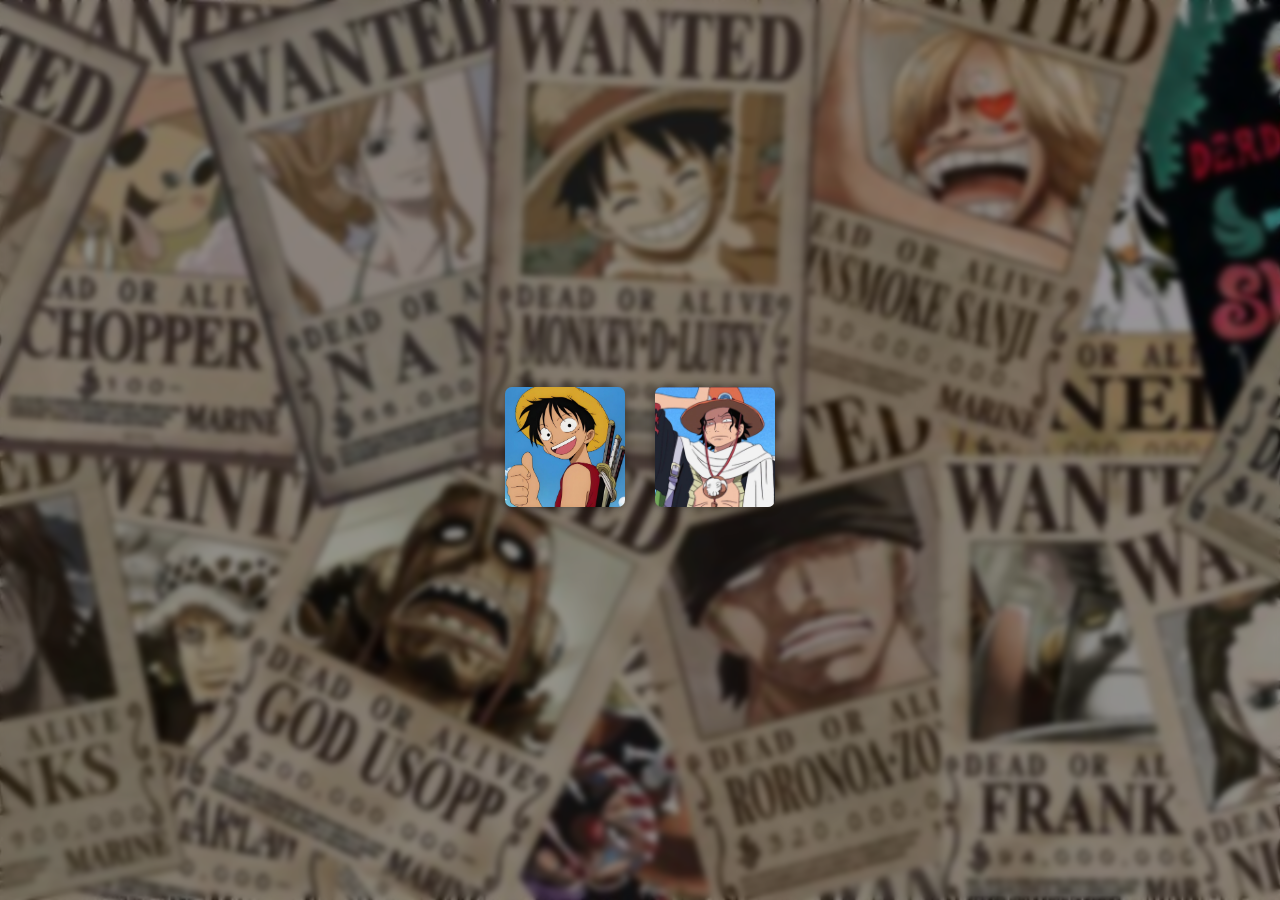
<file: index.html>
<!DOCTYPE html>
<html lang="pt-br">
<head>
    <meta charset="UTF-8">
    <meta name="viewport" content="width=device-width, initial-scale=1.0">
    <title>One piece</title>
    <link rel="stylesheet" href="style.css">
    <link rel="shortcut icon" href="imagens/Crountch-One-Piece-Jolly-Roger-Luffys-flag-2.256.png" type="image/x-icon">
</head>
<body>
    <div class="login-form">
        <a href="luffy.html">
            <img src="imagens/Luffy - One Piece.jpeg" alt="luffy">
        </a>
            
        <a  href="ace.html">
            <img src="imagens/ace.jpeg"alt="ace">
        </a>
        
    </div>

    <script src="script.js"></script>
</body>
</html>
</file>
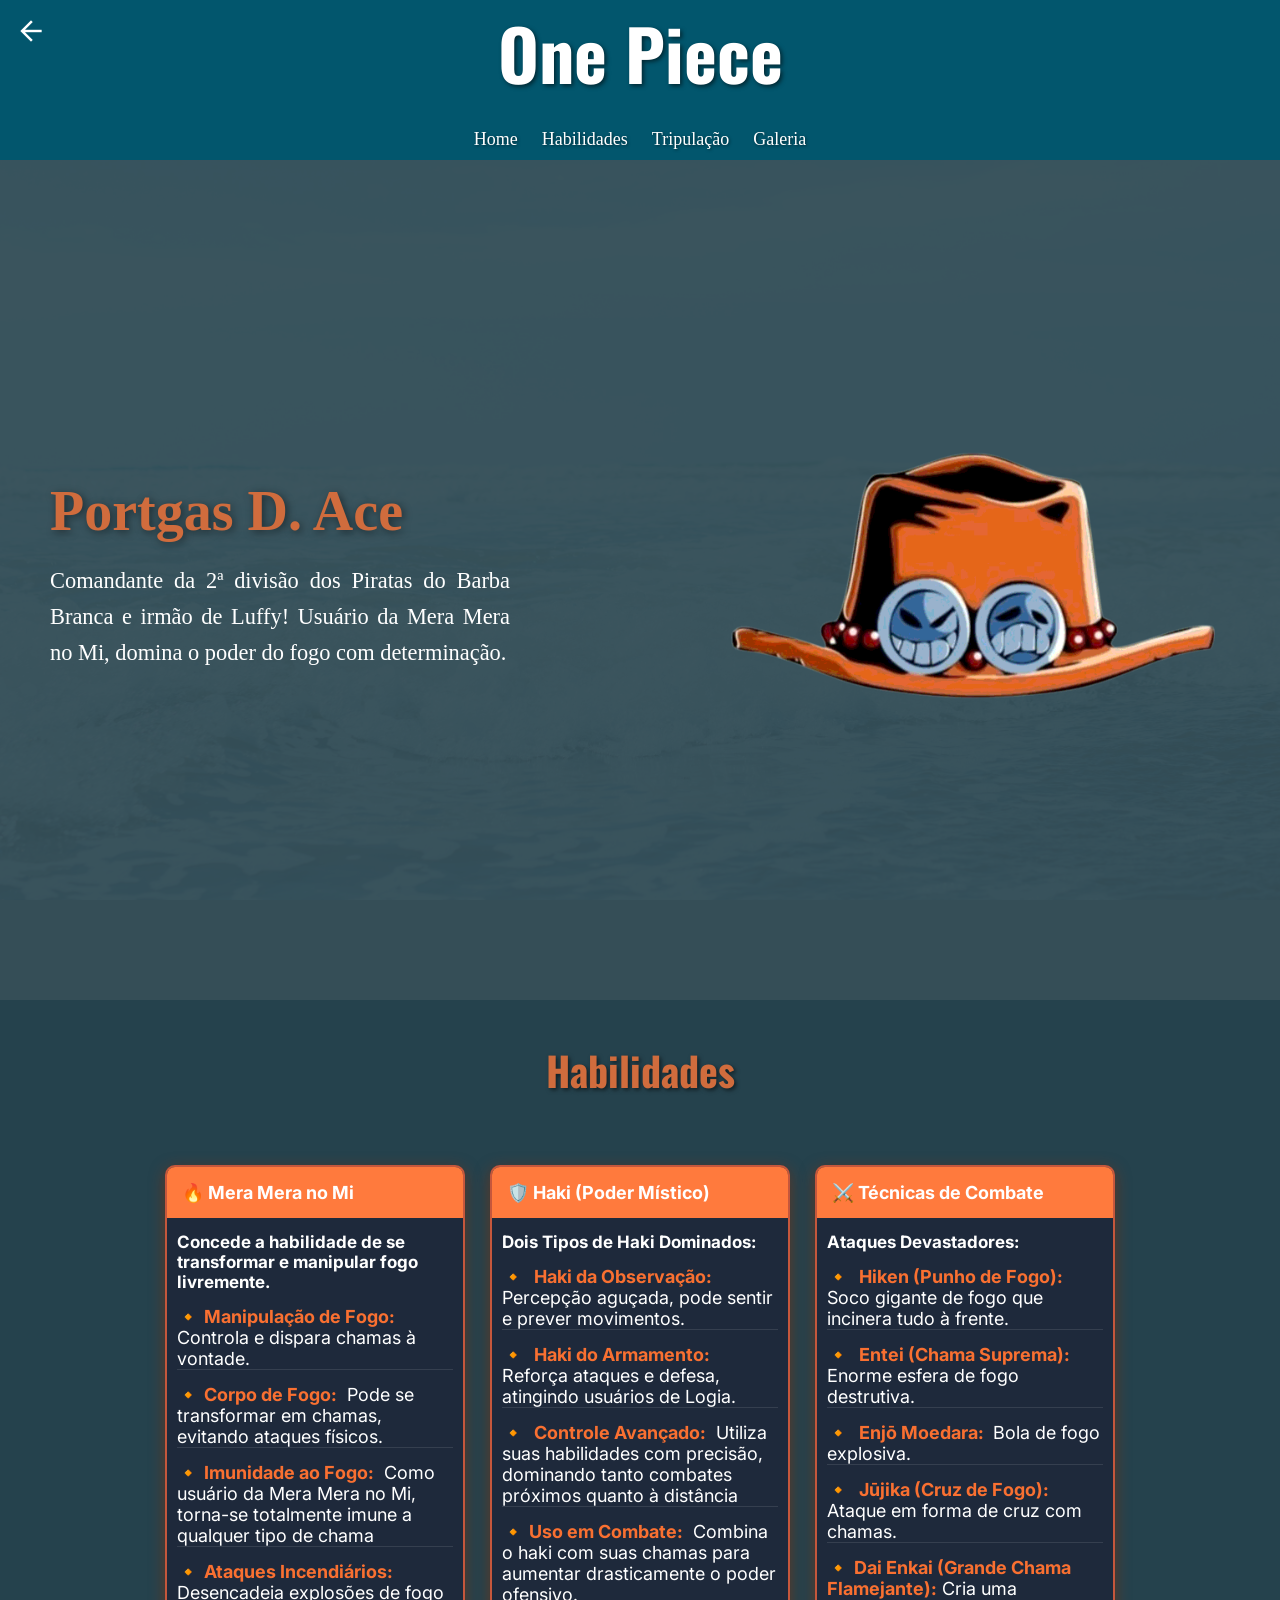
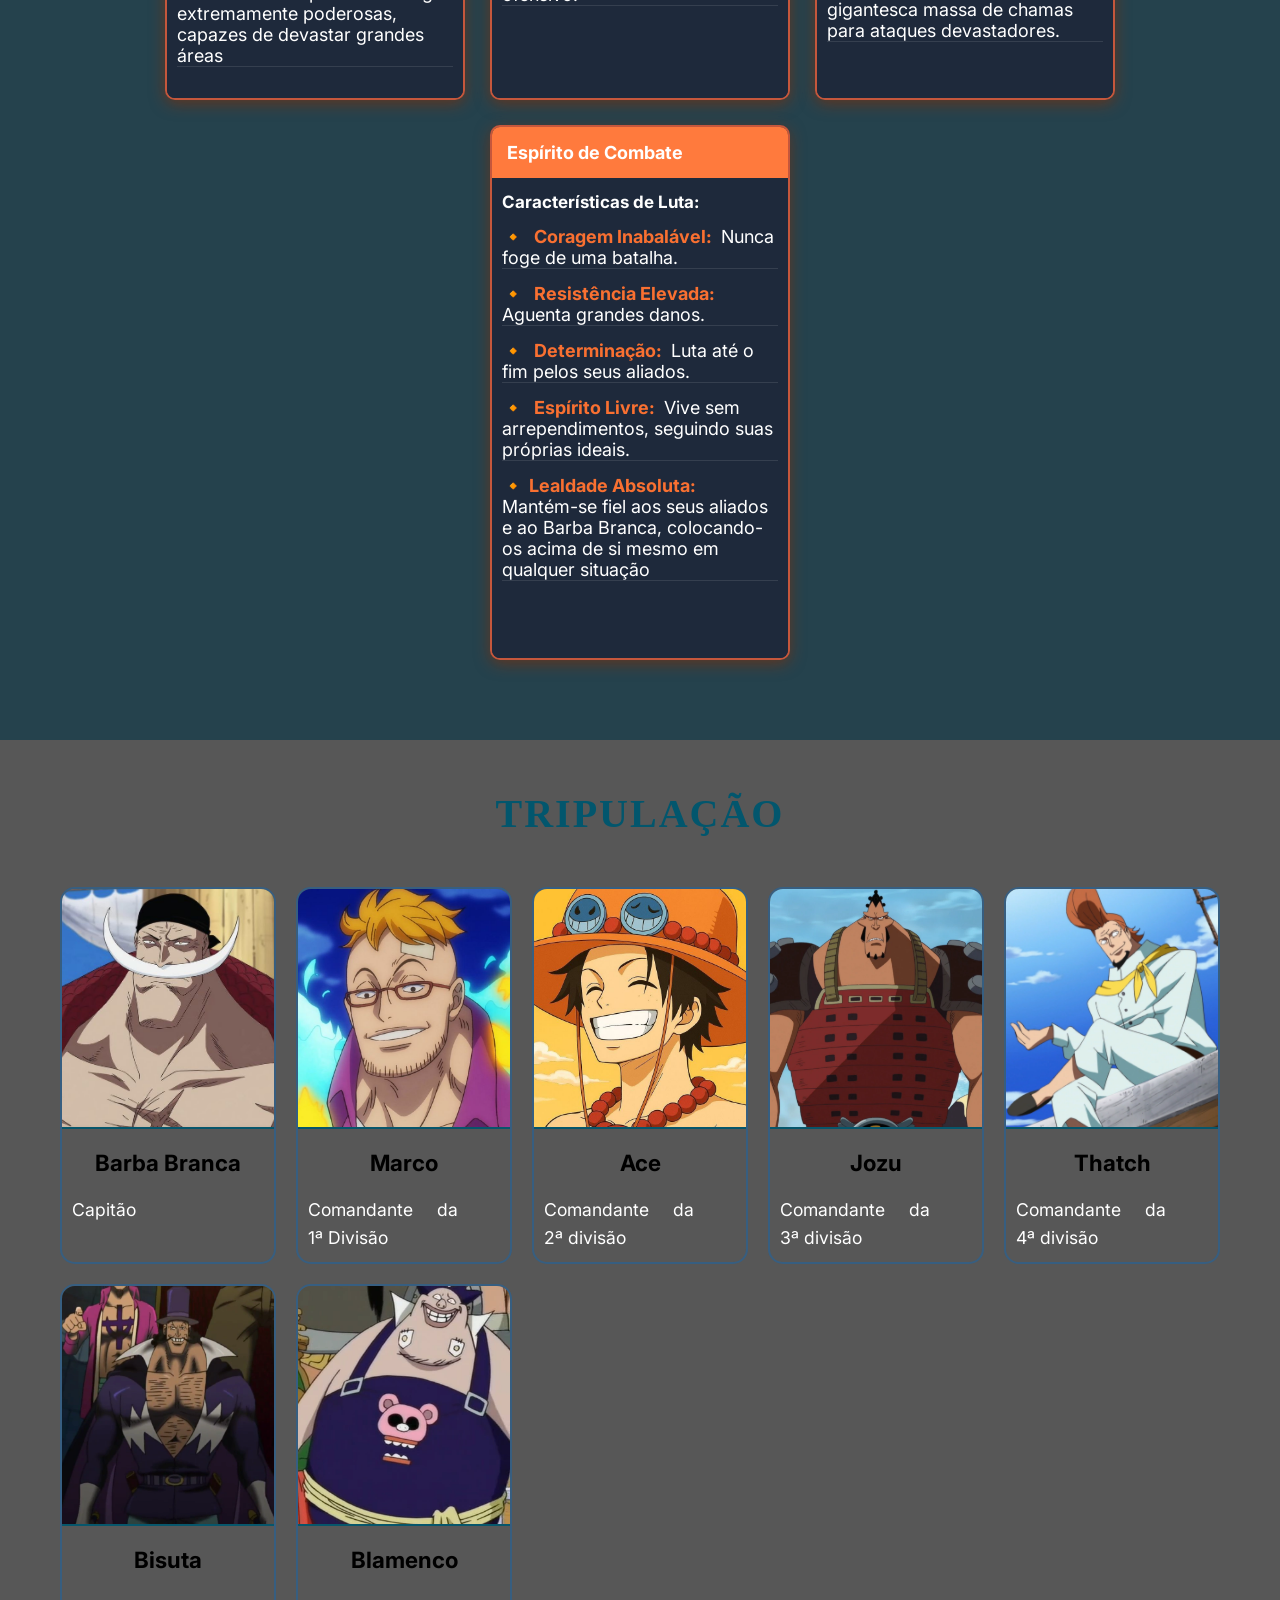
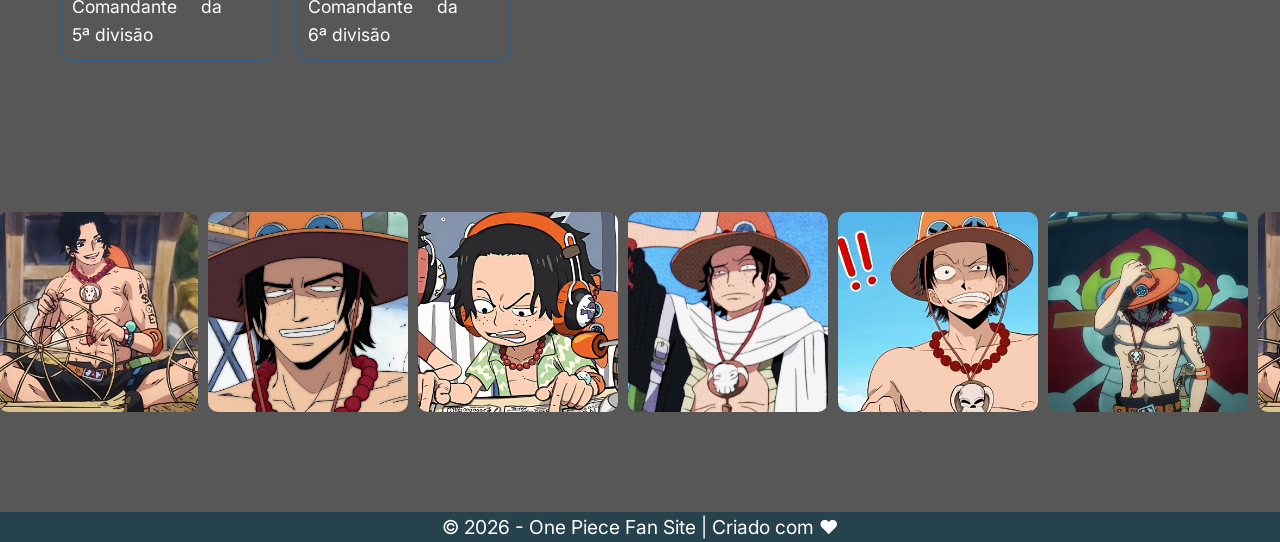
<file: ace.html>
<!DOCTYPE html>
<html lang="pt-br">
<head>
    <meta charset="UTF-8">
    <meta name="viewport" content="width=device-width, initial-scale=1.0">
    <title>Ace</title>
    <link rel="stylesheet" href="ace.css">
    <link rel="shortcut icon" href="imagens/Crountch-One-Piece-Jolly-Roger-Ace.256.png" type="image/x-icon">
    <link rel="stylesheet" href="https://fonts.googleapis.com/css2?family=Material+Symbols+Outlined:opsz,wght,FILL,GRAD@20..48,100..700,0..1,-50..200&icon_names=arrow_back" />
</head>
<body>
    <header>
        <h1>One Piece</h1>
        <a id="seta" href="index.html" class="material-symbols-outlined">arrow_back</a>
        <nav>
            <a href="#container">Home</a>
            <a href="#habilidades">Habilidades</a>
            <a href="#tripulacao">Tripulação</a>
            <a href="#galeria">Galeria</a>
        </nav>
    </header>

    <main>
        <div id="container">
            <div id="home">
                <h2>Portgas D. Ace</h2>
                <p>Comandante da 2ª divisão dos Piratas do Barba Branca e irmão de Luffy! Usuário da Mera Mera no Mi, domina o poder do fogo com determinação.</p>
            </div>
            <img class="chapeu-ace" src="tripulação ace/one piece portgas d ace app icon set yellow.png" alt="Chapeu do ace">
        </div>

        <section id="habilidades">
            
            <h1>Habilidades</h1>

            <div class="cards">
                

            <div class="card">
                <h2>🔥 Mera Mera no Mi</h2>

                <ul class="poderes">
                    <h3>Concede a habilidade de se transformar e manipular fogo livremente.</h3>

                    <li><strong>Manipulação de Fogo:</strong> Controla e dispara chamas à vontade.</li>
                    <li><strong>Corpo de Fogo:</strong> Pode se transformar em chamas, evitando ataques físicos.</li>
                    <li><strong>Imunidade ao Fogo:</strong> Como usuário da Mera Mera no Mi, torna-se totalmente imune a qualquer tipo de chama
                    </li>
                    <li><strong>Ataques Incendiários:</strong> Desencadeia explosões de fogo extremamente poderosas, capazes de devastar grandes áreas
                    </li>
                </ul>

            </div>

            <div class="card">
                <h2>🛡️ Haki (Poder Místico)</h2>
                
                <ul class="poderes">
                    <h3>Dois Tipos de Haki Dominados:</h3>

                    <li>
                        <strong>Haki da Observação:</strong> Percepção aguçada, pode sentir e prever movimentos.
                    </li>
                    <li>
                        <strong>Haki do Armamento:</strong> Reforça ataques e defesa, atingindo usuários de Logia.
                    </li>
                    <li>
                        <strong>Controle Avançado:</strong> Utiliza suas habilidades com precisão, dominando tanto combates próximos quanto à distância
                    </li>
                    <li><strong>Uso em Combate:</strong> Combina o haki com suas chamas para aumentar drasticamente o poder ofensivo.
                    </li>
                    

            </div>

            <div class="card">
                <h2>⚔️ Técnicas de Combate</h2>

                <ul class="poderes">
                    <h3>Ataques Devastadores:</h3>

                    <li>
                        <strong>Hiken (Punho de Fogo):</strong> Soco gigante de fogo que incinera tudo à frente.
                    </li>
                    <li>
                        <strong>Entei (Chama Suprema): </strong> Enorme esfera de fogo destrutiva.
                    </li>
                    <li>
                        <strong>Enjō Moedara: </strong> Bola de fogo explosiva.
                    </li>
                    <li>
                        <strong>Jūjika (Cruz de Fogo): </strong> Ataque em forma de cruz com chamas.
                        
                        </strong>
                    </li>
                    <li><strong>Dai Enkai (Grande Chama Flamejante):</strong>Cria uma gigantesca massa de chamas para ataques devastadores.
                    </li>
                

            </div>

            <div class="card">
                <h2>Espírito de Combate</h2>
                
                <ul class="poderes">
                    <h3>Características de Luta:</h3>

                    <li>
                        <strong>Coragem Inabalável: </strong>Nunca foge de uma batalha.
                    </li>
                    <li>
                        <strong>Resistência Elevada: </strong>Aguenta grandes danos.
                    </li>
                    <li>
                        <strong>Determinação: </strong>Luta até o fim pelos seus aliados.
                    </li>
                    <li>
                        <strong>Espírito Livre: </strong>Vive sem arrependimentos, seguindo suas próprias ideais.
                    </li>
                    <li><strong>Lealdade Absoluta:</strong> Mantém-se fiel aos seus aliados e ao Barba Branca, colocando-os acima de si mesmo em qualquer situação
                    </li>

            </div>

            </div>
        </section>

        <section id="tripulacao">
            <h2>Tripulação</h2>

            <div class="tripulacao-container">
                
                <div class="card-tripulacao">
                    <img src="tripulação ace/愛.jpeg">
                    <h3>Barba Branca</h3>
                    <p>Capitão</p>
                </div>
                <div class="card-tripulacao">
                    <img src="tripulação ace/Marco.jpeg">
                    <h3>Marco</h3>
                    <p>Comandante da 1ª Divisão</p>
                </div>
                <div class="card-tripulacao">
                    <img src="tripulação ace/transferir (5).jpeg">
                    <h3>Ace</h3>
                    <p>Comandante da 2ª divisão</p>
                </div> 
                <div class="card-tripulacao">
                    <img src="tripulação ace/Jozu_Anime_Infobox.webp">
                    <h3>Jozu</h3>
                    <p>Comandante da 3ª divisão</p>
                </div>
                <div class="card-tripulacao">
                    <img src="tripulação ace/Thatch_Anime_Infobox.webp">
                    <h3>Thatch</h3>
                    <p>Comandante da 4ª divisão</p>
                </div>
                <div class="card-tripulacao">
                    <img src="tripulação ace/Vista_Wax.webp">
                    <h3>Bisuta</h3>
                    <p>Comandante da 5ª divisão</p>
                </div>
                <div class="card-tripulacao">
                    <img src="tripulação ace/Blamenco_Anime_Infobox.webp">
                    <h3>Blamenco</h3>
                    <p>Comandante da 6ª divisão</p>
                </div>
            </div>
        </section>
        <section id="galeria">
            <div class="carrossel">
                <div class="imagens-container">
                    <img class="imagens" src="galeria ace/Ace1.jpeg" alt="">
                    <img class="imagens" src="galeria ace/(2_2).jpeg" alt="">
                    <img class="imagens" src="galeria ace/Ace00.jpeg" alt="">
                    <img class="imagens" src="galeria ace/Ace.jpeg" alt="">
                    <img class="imagens" src="galeria ace/Portgas D_ Ace.jpeg" alt="">
                    <img class="imagens" src="galeria ace/┇༄ ❛ 𝙈𝙖𝙩𝙘𝙝𝙞𝙣𝙜 𝙄𝙘𝙤𝙣𝙨 ❜.jpeg" alt="">
                </div>
            </div>
        </section>
        
    </main>

    <footer>
        <p>© 2026 - One Piece Fan Site | Criado com ❤️</p>
    </footer>

    <script src="script.js" defer></script>
</body>
</html>
</file>
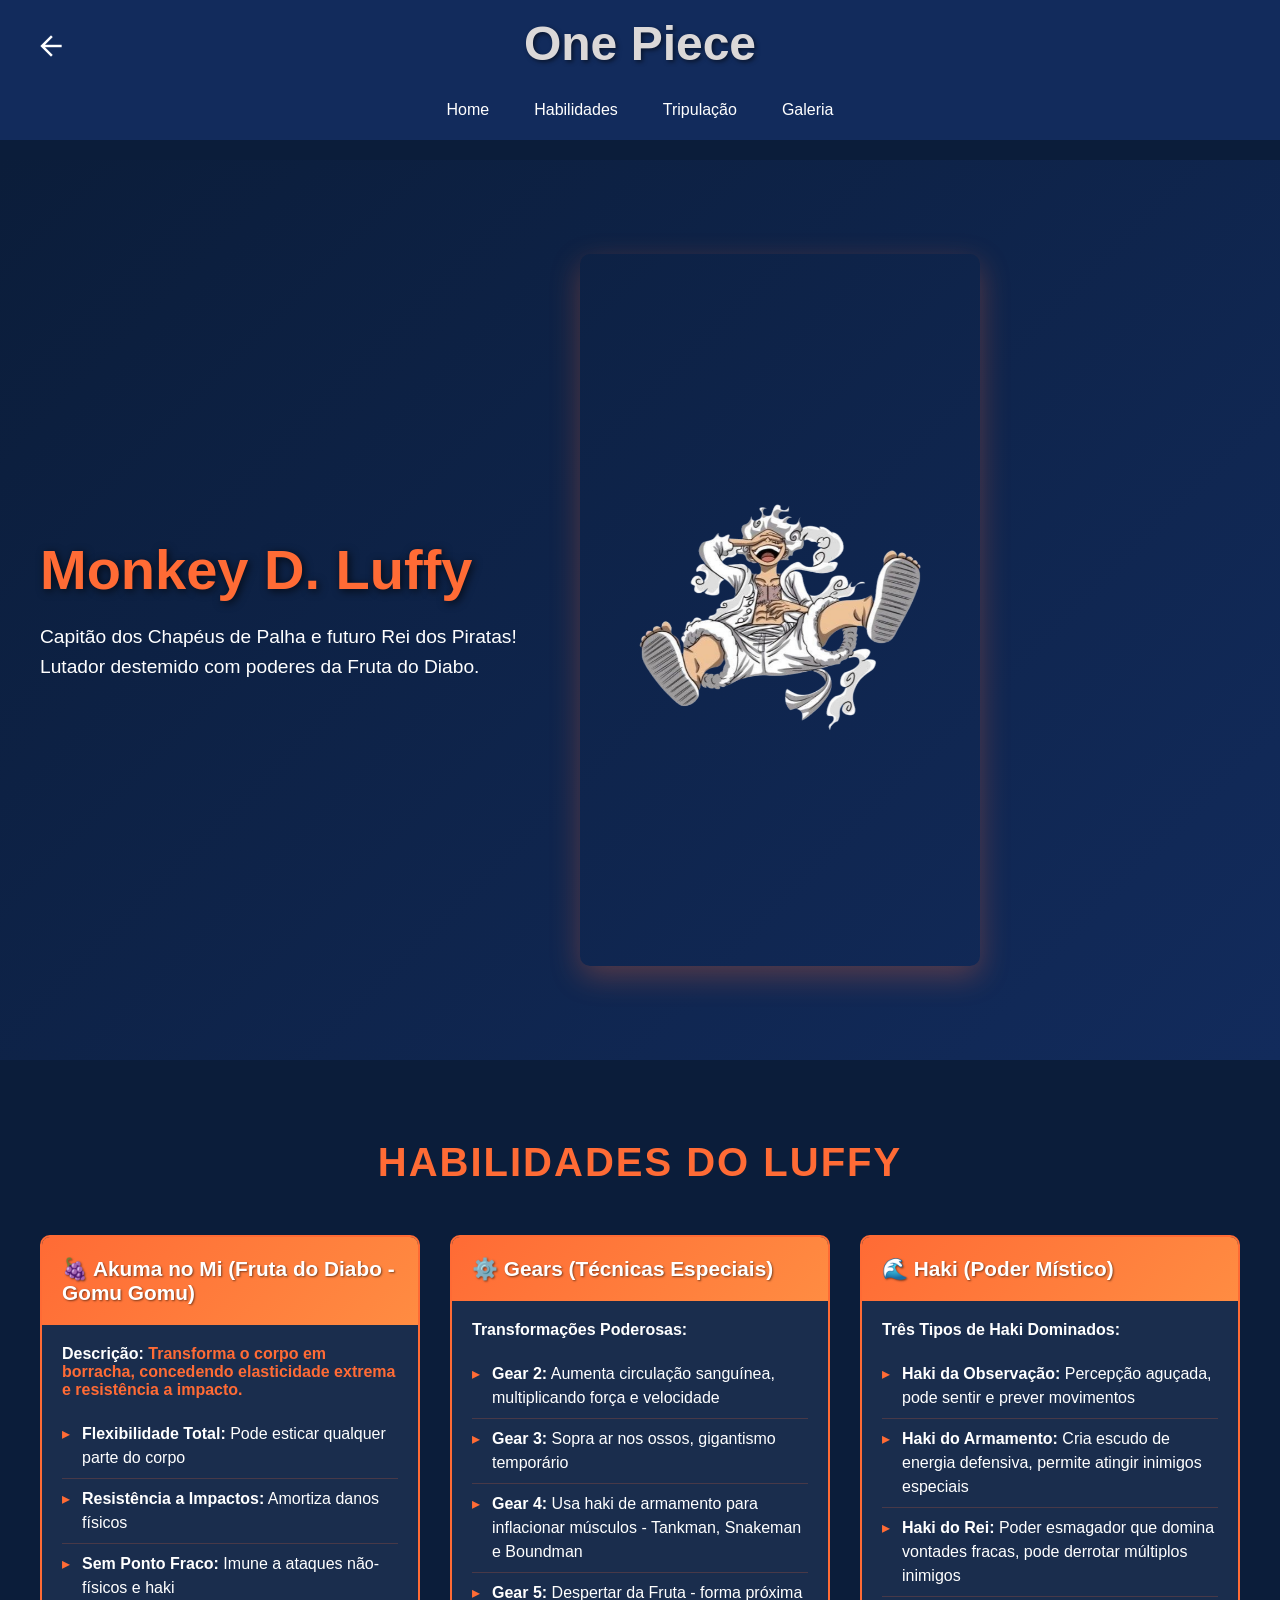
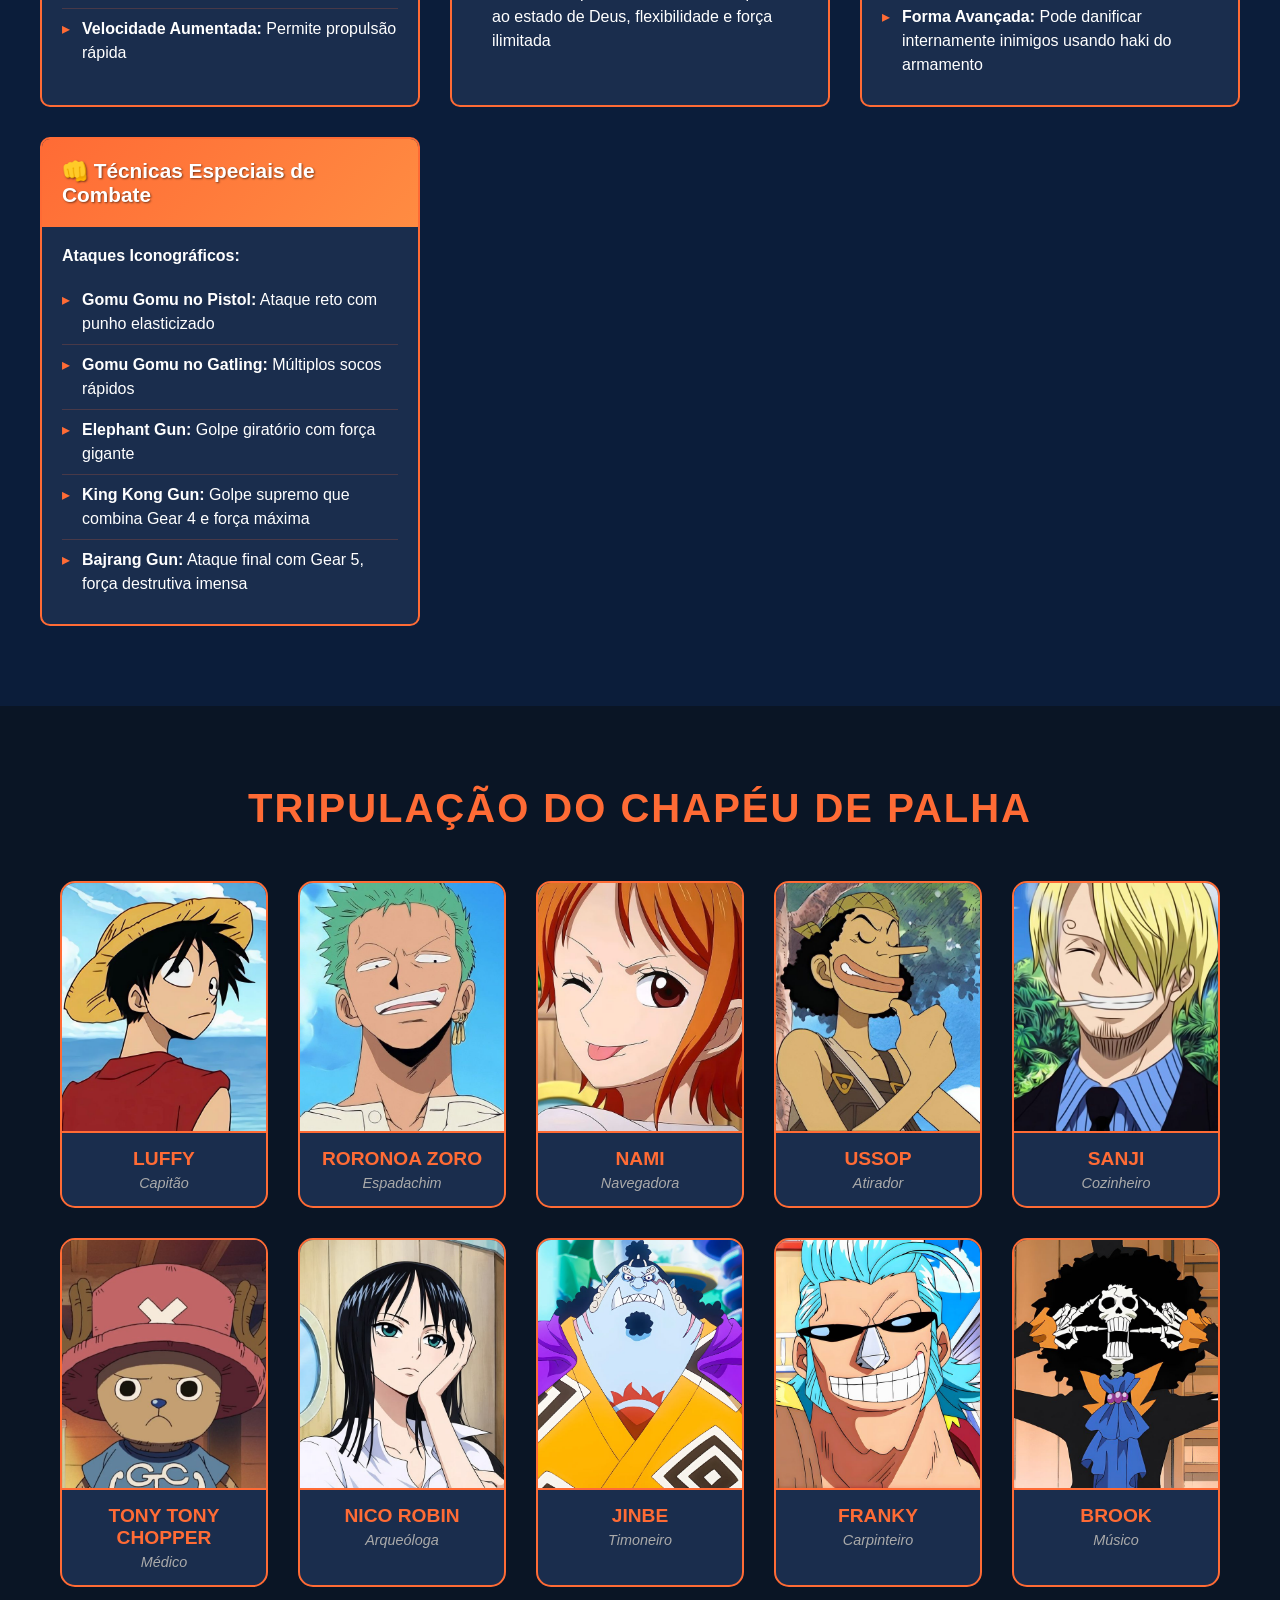
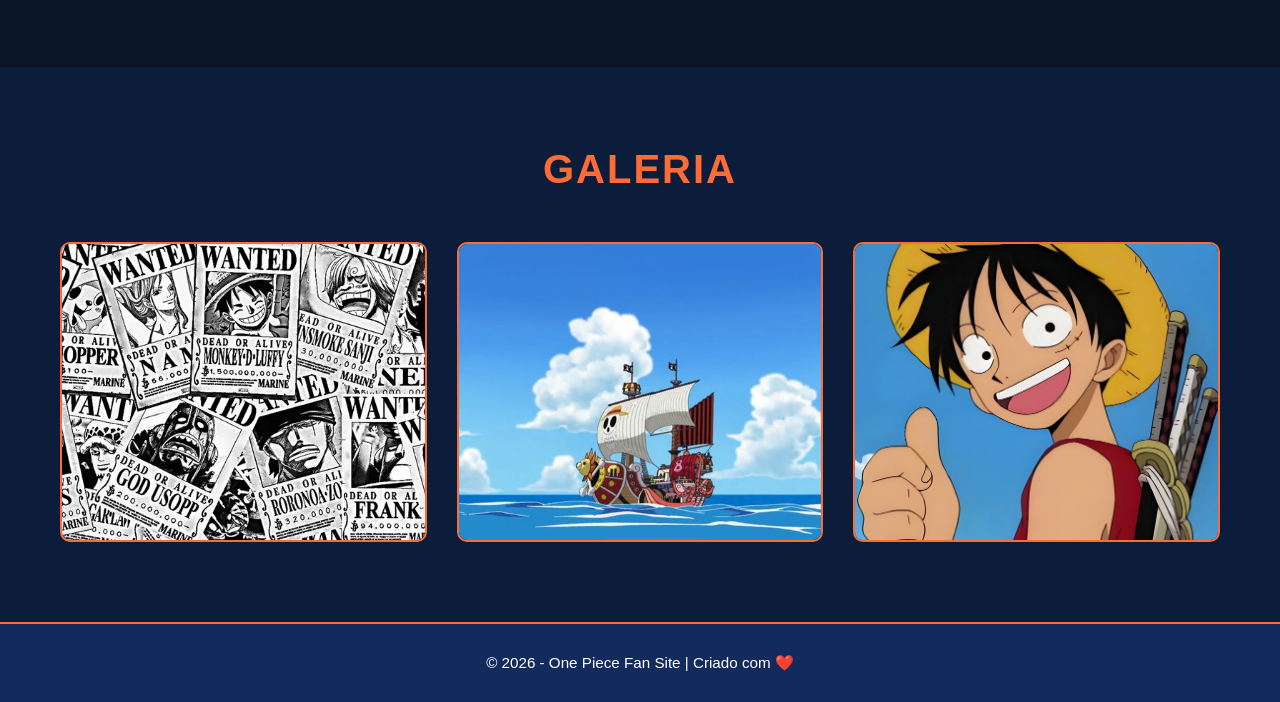
<file: luffy.html>
<!DOCTYPE html>
<html lang="pt-br">
<head>
    <meta charset="UTF-8">
    <meta name="viewport" content="width=device-width, initial-scale=1.0">
    <title>Luffy - One Piece</title>
    <link rel="shortcut icon" href="imagens/Crountch-One-Piece-Jolly-Roger-Luffys-flag.256.png" type="image/x-icon">
    <link rel="stylesheet" href="luffy.css">
    <link rel="stylesheet" href="https://fonts.googleapis.com/css2?family=Material+Symbols+Outlined:opsz,wght,FILL,GRAD@20..48,100..700,0..1,-50..200&icon_names=arrow_back" />
</head>
<body>
    <header>
        <h1>One Piece</h1>
        <a id="seta" href="index.html" class="material-symbols-outlined">arrow_back</a>
        <nav>
            <a href="#home">Home</a>
            <a href="#habilidades">Habilidades</a>
            <a href="#tripulacao">Tripulação</a>
            <a href="#galeria">Galeria</a>
        </nav>
    </header>

    <main>
        <section id="home" class="home-section">
            <div class="home-content">
                <div class="home-text">
                    <h2>Monkey D. Luffy</h2>
                    <p>Capitão dos Chapéus de Palha e futuro Rei dos Piratas! Lutador destemido com poderes da Fruta do Diabo.</p>
                </div>
                <img src="imagens/luffy.png" alt="Luffy - One Piece">
            </div>
        </section>

        <section id="habilidades">
            <h2>Habilidades do Luffy</h2>
            <div class="habilidades-container">
                
                <div class="card habilidade-card">
                    <h3>🍇 Akuma no Mi (Fruta do Diabo - Gomu Gomu)</h3>
                    <div class="card-content">
                        <p><strong>Descrição:</strong> Transforma o corpo em borracha, concedendo elasticidade extrema e resistência a impacto.</p>
                        <ul>
                            <li><strong>Flexibilidade Total:</strong> Pode esticar qualquer parte do corpo</li>
                            <li><strong>Resistência a Impactos:</strong> Amortiza danos físicos</li>
                            <li><strong>Sem Ponto Fraco:</strong> Imune a ataques não-físicos e haki</li>
                            <li><strong>Velocidade Aumentada:</strong> Permite propulsão rápida</li>
                        </ul>
                    </div>
                </div>

                <div class="card habilidade-card">
                    <h3>⚙️ Gears (Técnicas Especiais)</h3>
                    <div class="card-content">
                        <p><strong>Transformações Poderosas:</strong></p>
                        <ul>
                            <li><strong>Gear 2:</strong> Aumenta circulação sanguínea, multiplicando força e velocidade</li>
                            <li><strong>Gear 3:</strong> Sopra ar nos ossos, gigantismo temporário</li>
                            <li><strong>Gear 4:</strong> Usa haki de armamento para inflacionar músculos - Tankman, Snakeman e Boundman</li>
                            <li><strong>Gear 5:</strong> Despertar da Fruta - forma próxima ao estado de Deus, flexibilidade e força ilimitada</li>
                        </ul>
                    </div>
                </div>

                <div class="card habilidade-card">
                    <h3>🌊 Haki (Poder Místico)</h3>
                    <div class="card-content">
                        <p><strong>Três Tipos de Haki Dominados:</strong></p>
                        <ul>
                            <li><strong>Haki da Observação:</strong> Percepção aguçada, pode sentir e prever movimentos</li>
                            <li><strong>Haki do Armamento:</strong> Cria escudo de energia defensiva, permite atingir inimigos especiais</li>
                            <li><strong>Haki do Rei:</strong> Poder esmagador que domina vontades fracas, pode derrotar múltiplos inimigos</li>
                            <li><strong>Forma Avançada:</strong> Pode danificar internamente inimigos usando haki do armamento</li>
                        </ul>
                    </div>
                </div>

                <div class="card habilidade-card">
                    <h3>👊 Técnicas Especiais de Combate</h3>
                    <div class="card-content">
                        <p><strong>Ataques Iconográficos:</strong></p>
                        <ul>
                            <li><strong>Gomu Gomu no Pistol:</strong> Ataque reto com punho elasticizado</li>
                            <li><strong>Gomu Gomu no Gatling:</strong> Múltiplos socos rápidos</li>
                            <li><strong>Elephant Gun:</strong> Golpe giratório com força gigante</li>
                            <li><strong>King Kong Gun:</strong> Golpe supremo que combina Gear 4 e força máxima</li>
                            <li><strong>Bajrang Gun:</strong> Ataque final com Gear 5, força destrutiva imensa</li>
                        </ul>
                    </div>
                </div>
            </div>
        </section>

        <section id="tripulacao">
            <h2>Tripulação do Chapéu de Palha</h2>
            <div class="tripulacao-container">
                <div class="crew-member">
                    <img src="tripulação/Luffy ❤️.jpeg" alt="Luffy">
                    <h3>Luffy</h3>
                    <p>Capitão</p>
                </div>
                <div class="crew-member">
                    <img src="tripulação/Roronoa Zoro ⚔️☠︎︎.jpeg" alt="Zoro">
                    <h3>Roronoa Zoro</h3>
                    <p>Espadachim</p>
                </div>
                <div class="crew-member">
                    <img src="tripulação/Nami icon.jpeg" alt="Nami">
                    <h3>Nami</h3>
                    <p>Navegadora</p>
                </div>
                <div class="crew-member">
                    <img src="tripulação/ussop.jpeg" alt="Ussop">
                    <h3>Ussop</h3>
                    <p>Atirador</p>
                </div>
                <div class="crew-member">
                    <img src="tripulação/sanji.jpeg" alt="Sanji">
                    <h3>Sanji</h3>
                    <p>Cozinheiro</p>
                </div>
                <div class="crew-member">
                    <img src="tripulação/Tony Tony Chopper.jpeg" alt="Chopper">
                    <h3>Tony Tony Chopper</h3>
                    <p>Médico</p>
                </div>
                <div class="crew-member">
                    <img src="tripulação/Nico Robin ♡.jpeg" alt="Robin">
                    <h3>Nico Robin</h3>
                    <p>Arqueóloga</p>
                </div>
                <div class="crew-member">
                    <img src="tripulação/𝙅𝙞𝙣𝙗𝙚.jpeg" alt="Jinbe">
                    <h3>Jinbe</h3>
                    <p>Timoneiro</p>
                </div>
                <div class="crew-member">
                    <img src="tripulação/Franky.jpeg" alt="Franky">
                    <h3>Franky</h3>
                    <p>Carpinteiro</p>
                </div>
                <div class="crew-member">
                    <img src="tripulação/Brook.jpeg" alt="Brook">
                    <h3>Brook</h3>
                    <p>Músico</p>
                </div>
            </div>
        </section>

        <section id="galeria">
            <h2>Galeria</h2>
            <div class="galeria-container">
                <img src="imagens/One Piece - Poster.jpeg" alt="Poster One Piece">
                <img src="imagens/The Thousand Sunny.jpeg" alt="Thousand Sunny">
                <img src="imagens/Luffy - One Piece.jpeg" alt="Luffy">
            </div>
        </section>
    </main>

    <footer>
        <p>&copy; 2026 - One Piece Fan Site | Criado com ❤️</p>
    </footer>
</body>
</html>
</file>
<file: style.css>
@charset "UTF-8";

body {
    display: flex;
    justify-content: center;
    align-items: center;
    min-height: 98vh;
    background:  rgba(57, 135, 169, 0.795) url(background/transferir\ \(2\).jpeg) center center no-repeat fixed;
    background-size: cover;
}

body::before {
    content: "";
    position: fixed;
    inset: 0;
    background: rgba(0, 0, 0, 0.4); /* escurece */
    backdrop-filter: blur(3px); /* desfoque */
    z-index: -1;
}

/* Responsivo para celulares */
@media (max-width: 480px) {
    
    .login-form {
        width: 100%;
    }
}

img {
    margin: 15px;
    width: 120px;
    height: 120px;
    border-radius: 7px;
    box-shadow: 0px 0px 10px rgba(0, 0, 0, 0.42);
}

@media (max-width: 480px) {
    img {
        width: 70px;
        height: 70px;
        margin: 10px;
    }
}

.login-form {
    display: flex;
    margin: auto;
    justify-content: center;
    align-items: center;
    width: 70%;
}

img:hover {
    transform: scale(1.1);
    transition: 0.5s;
    cursor: pointer;
}
</file>
<file: ace.css>
@charset "UTF-8";

@import url("https://fonts.googleapis.com/css2?family=Inter:ital,opsz,wght@0,14..32,100..900;1,14..32,100..900&display=swap");

@import url("https://fonts.googleapis.com/css2?family=Oswald:wght@200..700&display=swap");

* {
  margin: 0;
  padding: 0;
  box-sizing: border-box;
}

:root {
  --header: #02566d;
  --fundo-body: rgba(0, 0, 0, 0.66);
  --header-a-h1: #ffffff;
  --header-a-h1-hover: #cc6c06;
  --seta: #ffffff;
  --container-h2: #d06c3d;
  --fundo-container: #334e58ed;
  --nav-a-hover: #000000;
  --section-bg: #22414ded;
  --habilidades-text: #d06c3d;
  --strong-text: #f97031;
  --card-bg: #1e293b;
  --card-text: #ffffff;
  --card-shadow: rgba(141, 45, 1, 0.577);
  --card-border: #ff673dbd;
  --card-h2-bg: #ff7a3d;
  --card-h2-text: white;
  --card-li-bottom-border: rgba(255, 255, 255, 0.1);
  --card-hover-shadow: rgba(123, 52, 2, 0.8);
  --p: #ffffff;

  --font-h1: "Oswald", sans-serif;
  --font-li-h3-card-h2: "Inter", sans-serif;
}

html {
  scroll-behavior: smooth;
}

body {
  height: 100vh;
  color: rgb(0, 0, 0);
  background: var(--fundo-body) url(background/pexels-ian-panelo-20108256.jpg)
    no-repeat center/cover fixed;
}

@media (max-width: 768px) {
  body {
    overflow-x: hidden;
  }
}

body::before {
  content: "";
  position: fixed;
  inset: 0;
  background: rgba(40, 55, 57, 0.365);
  z-index: -1;
}

header {
  align-items: center;
  justify-content: center;
  display: flex;
  position: fixed;
  width: 100%;
  height: 160px;
  flex-direction: column;
  background-color: var(--header);
  gap: 15px;
  top: 0;
  z-index: 1000;
}

@media (max-width: 768px) {
  header {
    height: 140px;
    gap: 10px;
  }
}

@media (max-width: 480px) {
  header {
    height: auto;
    padding: 10px 0;
    gap: 8px;
  }
}

h1 {
  font-size: clamp(45px, 6vw, 70px);
  text-shadow: 2px 2px 4px rgba(0, 0, 0, 0.546);
  display: inline-block;
  font-family: var(--font-h1);
  color: var(--header-a-h1);
}

@media (max-width: 768px) {
  h1 {
    font-size: clamp(35px, 5vw, 50px);
  }
}

@media (max-width: 480px) {
  h1 {
    font-size: clamp(25px, 4vw, 35px);
  }
}

nav {
  display: flex;
  align-items: center;
}

nav > a {
  text-decoration: none;
  color: var(--header-a-h1);
  text-shadow: 1px 1px 3px rgba(0, 0, 0, 0.5);
  font-size: 18px;
  padding: 10px 12px;
}

nav > a:hover {
  color: var(--nav-a-hover);
  transform: scale(1.1);
  transition: 0.5s;
  background-color: var(--header-a-h1-hover);
  border-radius: 5px;
}

@media (max-width: 768px) {
  nav {
    flex-wrap: wrap;
    justify-content: center;
    gap: 5px;
  }

  nav > a {
    font-size: 14px;
    padding: 8px 10px;
  }
}

@media (max-width: 480px) {
  nav {
    flex-direction: column;
    gap: 0;
  }

  nav > a {
    font-size: 12px;
    padding: 6px 8px;
  }
}

#seta {
  position: absolute;
  left: 15px;
  top: 15px;
  cursor: pointer;
  font-size: 2rem;
  text-decoration: none;
  color: var(--seta);
}

#seta:hover {
  transform: scale(1.2);
}

main {
  padding-top: 150px;
}

@media (max-width: 768px) {
  main {
    padding-top: 140px;
  }
}

@media (max-width: 480px) {
  main {
    padding-top: 120px;
  }
}

div#container {
  display: flex;
  align-items: center;
  padding-left: 50px;
  gap: 40px;
  width: 100%;
  height: 850px;
  background-color: var(--fundo-container);
  overflow-x: hidden;
}

@media (max-width: 768px) {
  div#container {
    flex-direction: column;
    padding-left: 20px;
    padding-right: 20px;
    height: auto;
    gap: 30px;
    justify-content: center;
  }

  .chapeu-ace {
    width: 80% !important;
    max-width: 300px;
  }

  #container h2 {
    font-size: 2.5rem;
  }

  #container p {
    max-width: 100%;
    font-size: 1rem;
  }
}

@media (max-width: 480px) {
  div#container {
    padding-left: 15px;
    padding-right: 15px;
  }

  #container h2 {
    font-size: 1.8rem;
    margin-bottom: 15px;
  }

  #container p {
    font-size: 0.9rem;
  }

  .chapeu-ace {
    width: 100%;
  }
}

#container h2 {
  font-size: 3.5rem;
  margin-bottom: 20px;
  color: var(--container-h2);
  text-shadow: 2px 2px 8px rgba(0, 0, 0, 0.479);
}

#container p {
  font-size: 1.4rem;
  line-height: 1.6;
  color: var(--card-text);
  max-width: 600px;
}

.chapeu-ace {
  width: 50%;

  animation: float 3s ease-in-out infinite;
}

#habilidades {
  background-color: var(--section-bg);
  padding: 80px;
}

@media (max-width: 768px) {
  #habilidades {
    padding: 40px 20px;
  }

  #habilidades > h1 {
    font-size: 28px;
    padding-bottom: 40px;
    margin-top: -20px;
  }
}

@media (max-width: 480px) {
  #habilidades {
    padding: 20px 15px;
  }

  #habilidades > h1 {
    font-size: 22px;
    padding-bottom: 25px;
    margin-top: -10px;
  }
}

#habilidades > h1 {
  display: block;
  text-align: center;
  margin-top: -40px;
  padding-bottom: 65px;
  color: var(--habilidades-text);
  font-size: 40px;
}

h3 {
  font-size: 17px;
  margin: 10px 0;
}

.poderes {
  align-items: center;
  list-style: none;
  padding: 4px 10px 10px 10px;
  background-color: var(--card-bg);
  height: 480px;
}

.cards {
  display: flex;
  gap: 25px;
  justify-content: center;
  flex-wrap: wrap;
}

strong {
  color: var(--strong-text);
  padding: 0 5px;
}

@keyframes appear {
  from {
    opacity: 0;
    scale: 0.5;
  }
  to {
    opacity: 1;
    scale: 1;
  }
}

.card {
  background: var(--card-bg);
  border-radius: 10px;
  overflow: hidden;
  color: var(--card-text);
  box-shadow: 0 4px 15px var(--card-shadow);
  width: 300px;
  border: 2px solid var(--card-border);
  cursor: pointer;
  transition: all 0.3s ease;

  animation: appear linear;
  animation-timeline: view();
  animation-range: entry 0 cover 30%;
}

@media (max-width: 768px) {
  .card {
    width: 100%;
    max-width: 350px;
  }

  .poderes {
    height: auto;
    min-height: 300px;
  }
}

@media (max-width: 480px) {
  .card {
    width: 100%;
  }

  .card h2 {
    font-size: 16px;
  }

  .card li {
    font-size: 14px;
  }

  h3 {
    font-size: 14px;
  }
}

.card h2 {
  font-family: var(--font-li-h3-card-h2);
  font-size: 18px;
  background-color: var(--card-h2-bg);
  color: var(--card-h2-text);
  padding: 15px;
  margin: 0;
}

li,
h3 {
  font-family: var(--font-li-h3-card-h2);
}

.card li {
  border-bottom: 1px solid var(--card-li-bottom-border);
  margin: 14px 0;
  color: var(--card-text);
  font-size: 18px;
}

.card:hover {
  transform: scale(1.05);
  box-shadow: 0 8px 20px var(--card-hover-shadow);
  transition: all 0.3s ease;
}

li::before {
  content: "🔸";
}

p {
  font-size: 18px;
  color: var(--p);
  font-size: 1.2rem;
  line-height: 1.6;
  text-align: justify;
  width: 80%;
}

@media (max-width: 768px) {
  p {
    width: 90%;
    font-size: 1rem;
  }
}

@media (max-width: 480px) {
  p {
    width: 95%;
    font-size: 0.95rem;
  }
}

#tripulacao {
  padding: 50px 20px;
}

@media (max-width: 768px) {
  #tripulacao {
    padding: 30px 15px;
  }

  #tripulacao h2 {
    font-size: 1.8rem;
    margin-bottom: 30px;
  }
}

@media (max-width: 480px) {
  #tripulacao {
    padding: 20px 10px;
  }

  #tripulacao h2 {
    font-size: 1.4rem;
    margin-bottom: 20px;
  }
}

#tripulacao h2 {
  text-align: center;
  font-size: 2.5rem;
  margin-bottom: 50px;
  text-transform: uppercase;
  letter-spacing: 2px;
  color: var(--header);
  font-family: var(--header-a-h1);
}

.tripulacao-container {
  display: grid;
  grid-template-columns: repeat(auto-fit, minmax(190px, 1fr));
  gap: 20px;
  max-width: 1200px;
  margin: 0px auto;
  padding: 0 20px;
}

@media (max-width: 768px) {
  .tripulacao-container {
    grid-template-columns: repeat(auto-fit, minmax(150px, 1fr));
    gap: 15px;
    padding: 0 10px;
  }
}

@media (max-width: 480px) {
  .tripulacao-container {
    grid-template-columns: repeat(2, 1fr);
    gap: 10px;
    padding: 0 5px;
  }
}

.card-tripulacao {
  border-radius: 15px;
  overflow: hidden;
  transition: all 0.3s ease;
  cursor: pointer;
  display: flex;
  flex-direction: column;
  border: 2px solid #2d6291ba;
}

.card-tripulacao:hover {
  transform: scale(1.04);
  box-shadow: 0 15px 40px #0e9a8e69;
}

.card-tripulacao img {
  width: 100%;
  height: 240px;
  object-fit: cover;
  border-bottom: 2px solid #02566dee;
}

.card-tripulacao h3 {
  font-size: 1.4rem;
  padding: 10px;
  text-align: center;
}

.card-tripulacao p {
  color: var(--card-text);
  font-size: 1.1rem;
  padding: 0 10px 10px 10px;
  font-family: var(--font-li-h3-card-h2);
}

@media (max-width: 768px) {
  .card-tripulacao img {
    height: 180px;
  }

  .card-tripulacao h3 {
    font-size: 1rem;
  }

  .card-tripulacao p {
    font-size: 0.90rem;
  }
}

@media (max-width: 480px) {
  .card-tripulacao img {
    height: 120px;
  }

  .card-tripulacao:hover {
    transform: scale(1.02);
  }

  .card-tripulacao h3 {
    font-size: 0.9rem;
    padding: 8px;
  }

  .card-tripulacao p {
    font-size: 0.8rem;
    padding: 0 8px 8px 8px;
  }
}

#galeria {
  display: flex;
  justify-content: center;
  align-items: center;
  height: 400px;
  width: 100%;
  overflow: hidden;
  margin: auto;
  overflow: hidden;
  
}

.imagens {
  border-radius: 10px;
  width: 200px;
  height: 200px;
  object-fit: cover;
}

@media (max-width: 700px) {
  .imagens {
    width: 45%;
    height: 120px;
  }
}

.imagens-container {
    display: flex;
    gap: 10px;
    transition: none;
}

footer > p {
  font-family: var(--font-li-h3-card-h2);
  text-align: center;
  background-color: var(--section-bg);
  width: 100%;
  height: 30px;
}
</file>
<file: luffy.css>
@charset "UTF-8";

* {
    margin: 0;
    padding: 0;
    box-sizing: border-box;
}

:root {
    --body: #0b1d3a;
    --header: #122b5c;
    --text-h1: #dbd8d8;
    --text-link: rgb(255, 255, 255);
    --link-hover: rgba(198, 101, 10, 0.356);
    --text-seta: #ffffff;
    --card-bg: #1a2d4d;
    --card-hover: #244066;
    --accent: #ff6b35;
}

html {
    scroll-behavior: smooth;
}

body {
    background-color: var(--body);
    color: var(--text-link);
    font-family: 'Segoe UI', Tahoma, Geneva, Verdana, sans-serif;
}

/* ===== HEADER ===== */
header {
    display: flex;
    background-color: var(--header);
    width: 100%;
    min-height: 140px;
    align-items: center;
    justify-content: center;
    position: fixed;
    flex-direction: column;
    gap: 15px;
    z-index: 1000;
    top: 0;
}

h1 {
    display: inline-block;
    color: var(--text-h1);
    font-size: 3rem;
    padding-top: 10px;
    text-shadow: 2px 2px 4px rgba(0, 0, 0, 0.5);
}

nav {
    display: flex;
    gap: 5px;
    flex-wrap: wrap;
    justify-content: center;
}

a {
    color: var(--text-link);
    text-decoration: none;
    padding: 10px 15px;
    margin: 5px;
    font-size: 1rem;
    transition: all 0.3s ease;
    border-radius: 5px;
}

a:hover {
    background-color: var(--link-hover);
    transform: scale(1.05);
}

#seta {
    position: absolute;
    left: 15px;
    top: 15px;
    cursor: pointer;
    font-size: 2rem;
}

#seta:hover {
    transform: scale(1.2);
}

/* ===== MAIN ===== */
main {
    margin-top: 160px;
    padding: 0;
}

/* ===== HOME SECTION ===== */
.home-section {
    display: flex;
    align-items: center;
    justify-content: center;
    min-height: 100vh;
    padding: 40px 20px;
    background: linear-gradient(135deg, #0b1d3a 0%, #122b5c 100%);
}

.home-content {
    display: flex;
    align-items: center;
    gap: 40px;
    max-width: 1200px;
    width: 100%;
}

.home-text h2 {
    font-size: 3.5rem;
    margin-bottom: 20px;
    color: var(--accent);
    text-shadow: 2px 2px 8px rgba(0, 0, 0, 0.7);
}

.home-text p {
    font-size: 1.2rem;
    line-height: 1.6;
    color: var(--text-link);
    max-width: 500px;
}

.home-section img {
    max-width: 400px;
    width: 100%;
    height: auto;
    border-radius: 10px;
    box-shadow: 0 10px 30px rgba(255, 107, 53, 0.3);
    animation: float 3s ease-in-out infinite;
}

@keyframes float {
    0%, 100% { transform: translateY(0px); }
    50% { transform: translateY(-20px); }
}

/* ===== HABILIDADES SECTION ===== */
#habilidades {
    padding: 80px 20px;
    background-color: var(--body);
}

#habilidades h2 {
    text-align: center;
    font-size: 2.5rem;
    margin-bottom: 50px;
    color: var(--accent);
    text-transform: uppercase;
    letter-spacing: 2px;
}

.habilidades-container {
    display: grid;
    grid-template-columns: repeat(auto-fit, minmax(300px, 1fr));
    gap: 30px;
    max-width: 1400px;
    margin: 0 auto;
    padding: 0 20px;
}

.habilidade-card {
    background-color: var(--card-bg);
    border: 2px solid var(--accent);
    border-radius: 10px;
    overflow: hidden;
    transition: all 0.3s ease;
    cursor: pointer;
}

.habilidade-card:hover {
    transform: translateY(-10px);
    box-shadow: 0 15px 40px rgba(255, 107, 53, 0.4);
    background-color: var(--card-hover);
}

.habilidade-card h3 {
    background: linear-gradient(135deg, var(--accent) 0%, #ff8c42 100%);
    padding: 20px;
    font-size: 1.3rem;
    color: white;
    text-shadow: 1px 1px 2px rgba(0, 0, 0, 0.5);
}

.card-content {
    padding: 20px;
}

.card-content p {
    margin-bottom: 15px;
    font-weight: 600;
    color: var(--accent);
}

.card-content ul {
    list-style: none;
    padding: 0;
}

.card-content li {
    padding: 8px 0;
    padding-left: 20px;
    position: relative;
    line-height: 1.5;
    border-bottom: 1px solid rgba(255, 107, 53, 0.2);
}

.card-content li:last-child {
    border-bottom: none;
}

.card-content li:before {
    content: "▸";
    position: absolute;
    left: 0;
    color: var(--accent);
}

.card-content strong {
    color: var(--text-link);
}

/* ===== TRIPULAÇÃO SECTION ===== */
#tripulacao {
    padding: 80px 20px;
    background-color: #0a1525;
}

#tripulacao h2 {
    text-align: center;
    font-size: 2.5rem;
    margin-bottom: 50px;
    color: var(--accent);
    text-transform: uppercase;
    letter-spacing: 2px;
}

.tripulacao-container {
    display: grid;
    grid-template-columns: repeat(auto-fit, minmax(200px, 1fr));
    gap: 30px;
    max-width: 1200px;
    margin: 0 auto;
    padding: 0 20px;
}

.crew-member {
    background-color: var(--card-bg);
    border: 2px solid var(--accent);
    border-radius: 15px;
    overflow: hidden;
    text-align: center;
    transition: all 0.3s ease;
    cursor: pointer;
    display: flex;
    flex-direction: column;
}

.crew-member:hover {
    transform: scale(1.05) translateY(-10px);
    box-shadow: 0 15px 40px rgba(255, 107, 53, 0.4);
    background-color: var(--card-hover);
}

.crew-member img {
    width: 100%;
    height: 250px;
    object-fit: cover;
    border-bottom: 2px solid var(--accent);
}

.crew-member h3 {
    font-size: 1.2rem;
    color: var(--accent);
    padding: 15px 10px 5px;
    text-transform: uppercase;
    font-weight: 700;
}

.crew-member p {
    font-size: 0.9rem;
    color: #aaa;
    padding: 0 10px 15px;
    font-style: italic;
}

/* ===== GALERIA SECTION ===== */
#galeria {
    padding: 80px 20px;
    background-color: var(--body);
}

#galeria h2 {
    text-align: center;
    font-size: 2.5rem;
    margin-bottom: 50px;
    color: var(--accent);
    text-transform: uppercase;
    letter-spacing: 2px;
}

.galeria-container {
    display: grid;
    grid-template-columns: repeat(auto-fit, minmax(250px, 1fr));
    gap: 30px;
    max-width: 1200px;
    margin: 0 auto;
    padding: 0 20px;
}

.galeria-container img {
    width: 100%;
    height: 300px;
    object-fit: cover;
    border-radius: 10px;
    transition: all 0.3s ease;
    cursor: pointer;
    border: 2px solid var(--accent);
}

.galeria-container img:hover {
    transform: scale(1.05);
    box-shadow: 0 10px 30px rgba(255, 107, 53, 0.4);
}

/* ===== FOOTER ===== */
footer {
    background-color: var(--header);
    text-align: center;
    padding: 30px 20px;
    border-top: 2px solid var(--accent);
}

footer p {
    color: var(--text-link);
    font-size: 0.95rem;
}

/* ===== MEDIA QUERIES - RESPONSIVO ===== */

/* Tablets e Telas Médias */
@media (max-width: 768px) {
    header {
        min-height: 160px;
    }

    h1 {
        font-size: 2rem;
    }

    nav {
        gap: 2px;
    }

    a {
        padding: 8px 12px;
        font-size: 0.9rem;
        margin: 3px;
    }

    main {
        margin-top: 170px;
    }

    .home-section {
        min-height: auto;
        padding: 40px 20px;
    }

    .home-content {
        flex-direction: column;
        gap: 30px;
    }

    .home-text h2 {
        font-size: 2.2rem;
    }

    .home-text p {
        font-size: 1rem;
    }

    .home-section img {
        max-width: 300px;
    }

    #habilidades h2 {
        font-size: 2rem;
        margin-bottom: 30px;
    }

    .habilidades-container {
        grid-template-columns: 1fr;
        gap: 20px;
    }

    #tripulacao h2 {
        font-size: 2rem;
        margin-bottom: 30px;
    }

    .tripulacao-container {
        grid-template-columns: repeat(auto-fit, minmax(150px, 1fr));
        gap: 20px;
    }

    .crew-member img {
        height: 200px;
    }

    .crew-member h3 {
        font-size: 1rem;
    }

    .crew-member p {
        font-size: 0.8rem;
    }

    #galeria h2 {
        font-size: 2rem;
        margin-bottom: 30px;
    }

    .galeria-container {
        grid-template-columns: repeat(auto-fit, minmax(200px, 1fr));
        gap: 20px;
    }

    .galeria-container img {
        height: 250px;
    }
}

/* Celulares e Telas Pequenas */
@media (max-width: 480px) {
    header {
        min-height: 140px;
    }

    h1 {
        font-size: 1.5rem;
        padding-top: 5px;
    }

    nav {
        gap: 0;
        flex-direction: column;
    }

    a {
        padding: 8px 10px;
        font-size: 0.8rem;
        margin: 2px;
    }

    main {
        margin-top: 150px;
    }

    .home-section {
        padding: 20px 15px;
    }

    .home-text h2 {
        font-size: 1.8rem;
        margin-bottom: 15px;
    }

    .home-text p {
        font-size: 0.9rem;
    }

    .home-section img {
        max-width: 100%;
    }

    #habilidades, #tripulacao, #galeria {
        padding: 50px 15px;
    }

    #habilidades h2, #tripulacao h2, #galeria h2 {
        font-size: 1.6rem;
        margin-bottom: 25px;
    }

    .habilidade-card h3 {
        font-size: 1.1rem;
        padding: 15px;
    }

    .card-content {
        padding: 15px;
    }

    .card-content p {
        margin-bottom: 10px;
        font-size: 0.95rem;
    }

    .card-content li {
        padding: 6px 0;
        padding-left: 18px;
        font-size: 0.9rem;
    }

    .tripulacao-container {
        grid-template-columns: repeat(2, 1fr);
        gap: 15px;
    }

    .crew-member img {
        height: 150px;
    }

    .crew-member h3 {
        font-size: 0.9rem;
        padding: 10px 8px 3px;
    }

    .crew-member p {
        font-size: 0.75rem;
        padding: 0 8px 10px;
    }

    .galeria-container {
        grid-template-columns: 1fr;
        gap: 15px;
    }

    .galeria-container img {
        height: 200px;
    }

    footer {
        padding: 20px 15px;
    }

    footer p {
        font-size: 0.85rem;
    }
}
</file>
